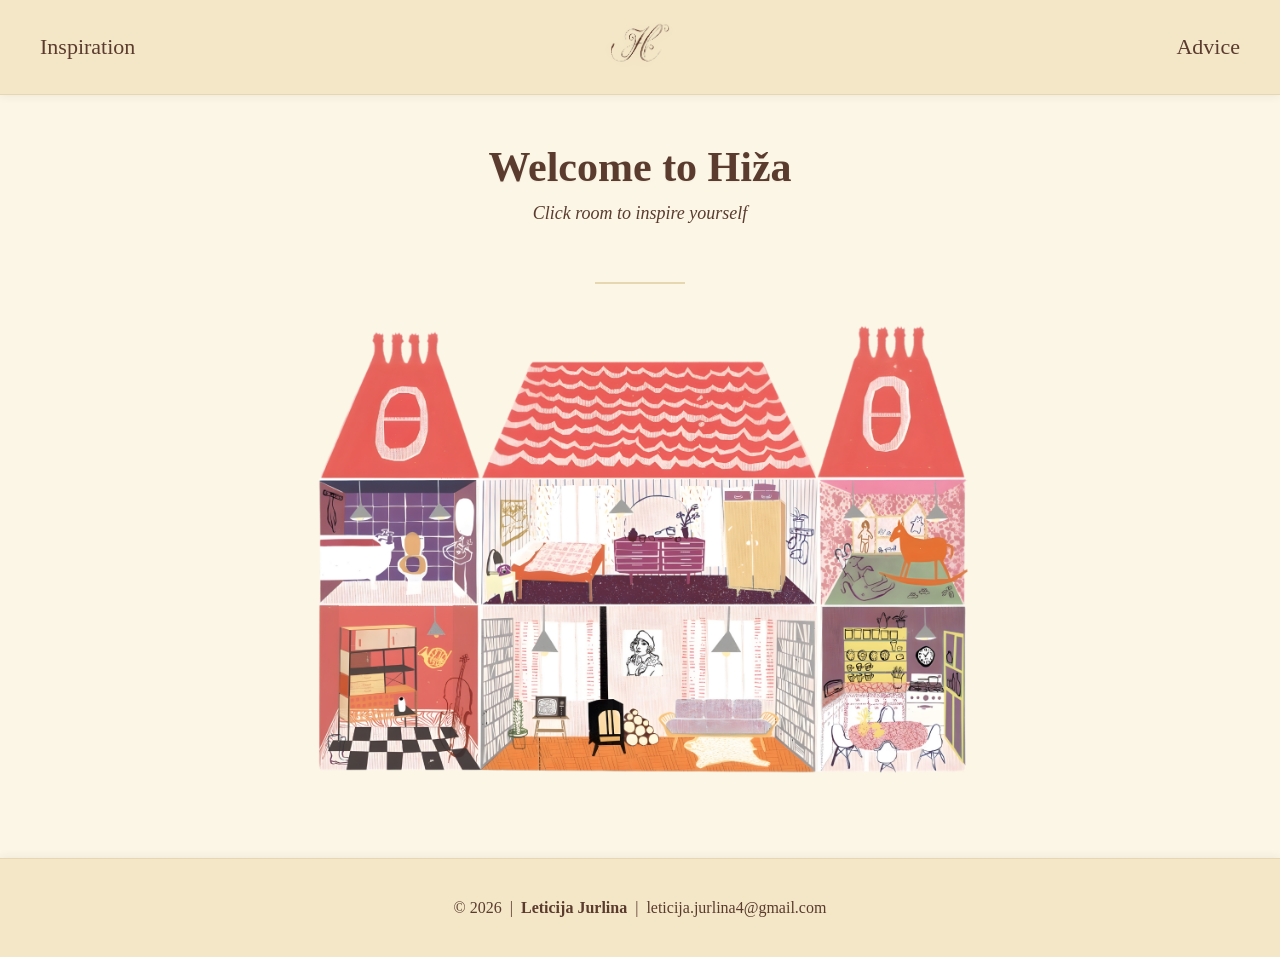
<file: pages/index.html>
<!DOCTYPE html>
<html lang="en">
  <head>
    <meta charset="UTF-8" />
    <meta name="viewport" content="width=device-width, initial-scale=1.0" />
    <title>Hiža</title>
    <link rel="stylesheet" href="../styles.css" />
  </head>
  
  <body>
    <header class="site-header">
      <nav class="nav">
        <div class="nav-left">
          <div class="nav-drop">
            <span class="nav-label">Inspiration</span>
            <ul class="submenu">
              <li><a href="bathroom.html">Bathroom</a></li>
              <li><a href="kitchen.html">Kitchen</a></li>
              <li><a href="livingroom.html">Living Room</a></li>
              <li><a href="bedroom.html">Bedroom</a></li>
              <li><a href="hallway.html">Hallway</a></li>
            </ul>
          </div>
        </div>
    
        <a href="index.html" class="active">
          <img src="../images/Hiža-logo.png" alt="Hiža Logo" class="nav-logo-img">
        </a>
    
        <div class="nav-right">
          <a href="advice.html">Advice</a>
        </div>
      </nav>
    </header>

    <main>
      <h1>Welcome to Hiža</h1>
      <p>Click room to inspire yourself</p>

      <div class="section-divider"></div>

      <section>
          <!-- Image Map Generated by http://www.image-map.net/ -->
          <img src="../images/housemap.png" usemap="#image-map" alt="House map"  class="house-map">
          <map name="image-map">
              <area alt="Bedroom" href="bedroom.html" title="Bedroom" coords="268,172,800,309" shape="rect">
              <area alt="Bathroom" href="bathroom.html" title="Bathroom" coords="88,172,260,307" shape="rect">
              <area alt="Hallway" href="hallway.html" title="Hallway" coords="89,311,264,489" shape="rect">
              <area alt="Living room" href="livingroom.html" title="Living Room" coords="268,312,634,495" shape="rect">
              <area alt="Kitchen" href="kitchen.html" title="Kitchen" coords="645,314,800,489" shape="rect">
        </map>
      </section>
    </main>

    <footer>
      <p>
        © 2026 &nbsp;|&nbsp; 
        <strong>Leticija Jurlina</strong>
        &nbsp;|&nbsp; <a href="mailto:leticija.jurlina4@gmail.com">leticija.jurlina4@gmail.com</a>
      </p>
    </footer>
    
  </body>
</html>
</file>
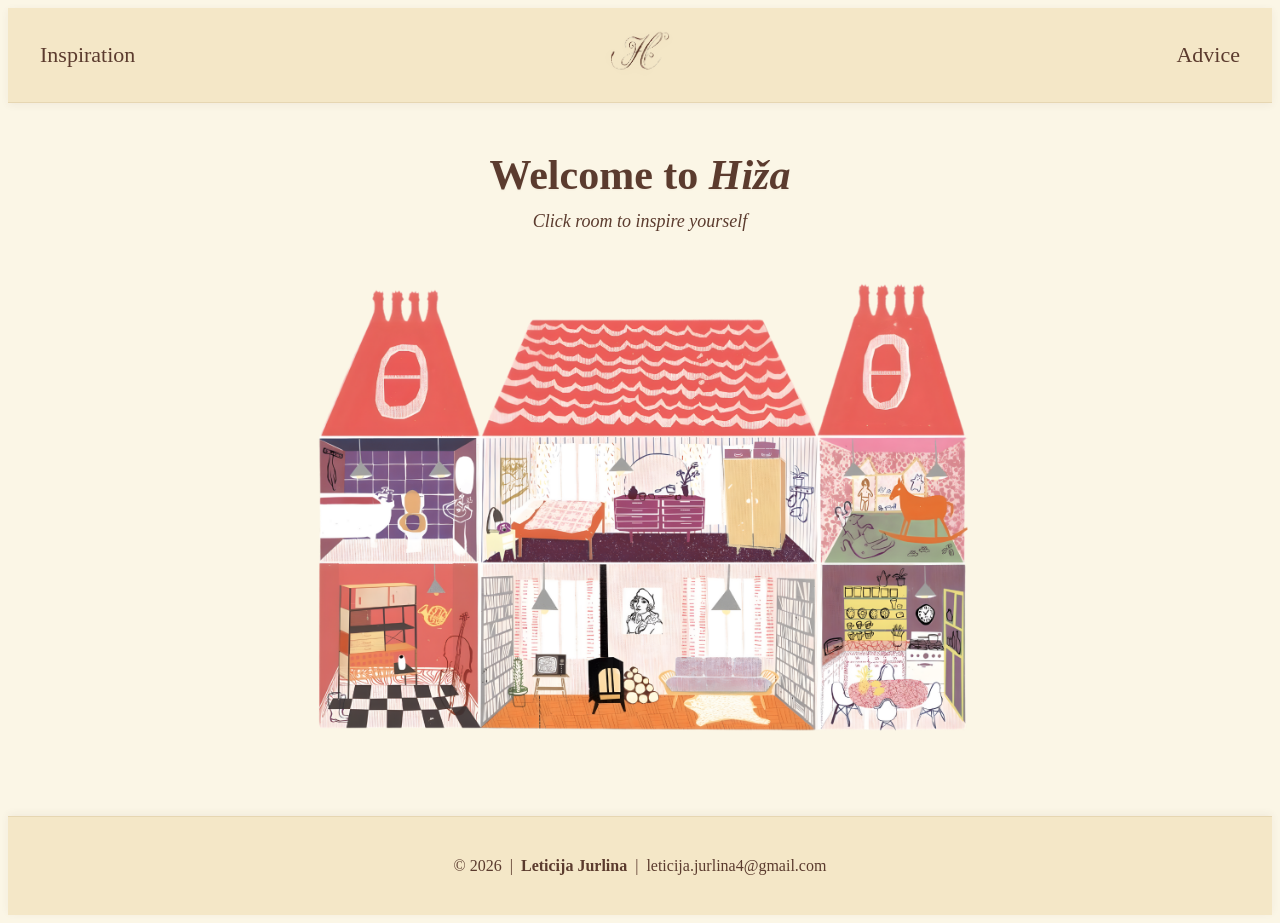
<file: Hiža/pages/index.html>
<!DOCTYPE html>
<html lang="en">
  <head>
    <meta charset="UTF-8" />
    <meta name="viewport" content="width=device-width, initial-scale=1.0" />
    <title>Hiža</title>
    <link rel="stylesheet" href="../styles.css" />
  </head>
  
  <body>
    <header class="site-header">
      <nav class="nav">
        <div class="nav-left">
          <div class="nav-drop">
            <span class="nav-label">Inspiration</span>
            <ul class="submenu">
              <li><a href="bathroom.html">Bathroom</a></li>
              <li><a href="kitchen.html">Kitchen</a></li>
              <li><a href="livingroom.html">Living Room</a></li>
              <li><a href="bedroom.html">Bedroom</a></li>
              <li><a href="hallway.html">Hallway</a></li>
            </ul>
          </div>
        </div>
    
        <a href="index.html" class="active">
          <img src="../images/Hiža-logo.png" alt="Hiža Logo" class="nav-logo-img">
        </a>
    
        <div class="nav-right">
          <a href="advice.html">Advice</a>
        </div>
      </nav>
    </header>

    <main>
      <h1>Welcome to <em>Hiža</em></h1>
      <p>Click room to inspire yourself</p>

      <section>
          <!-- Image Map Generated by http://www.image-map.net/ -->
          <img src="../images/housemap.png" usemap="#image-map" alt="House map"  class="house-map">
          <map name="image-map">
              <area alt="Bedroom" href="bedroom.html" title="Bedroom" coords="268,172,800,309" shape="rect">
              <area alt="Bathroom" href="bathroom.html" title="Bathroom" coords="88,172,260,307" shape="rect">
              <area alt="Hallway" href="hallway.html" title="Hallway" coords="89,311,264,489" shape="rect">
              <area alt="Living room" href="livingroom.html" title="Living Room" coords="268,312,634,495" shape="rect">
              <area alt="Kitchen" href="kitchen.html" title="Kitchen" coords="645,314,800,489" shape="rect">
        </map>
      </section>

    </main>
    <footer>
      <p>
        © 2026 &nbsp;|&nbsp; 
        <strong>Leticija Jurlina</strong>
        &nbsp;|&nbsp; <a href="mailto:leticija.jurlina4@gmail.com">leticija.jurlina4@gmail.com</a>
      </p>
    </footer>
  </body>
</html>
</file>
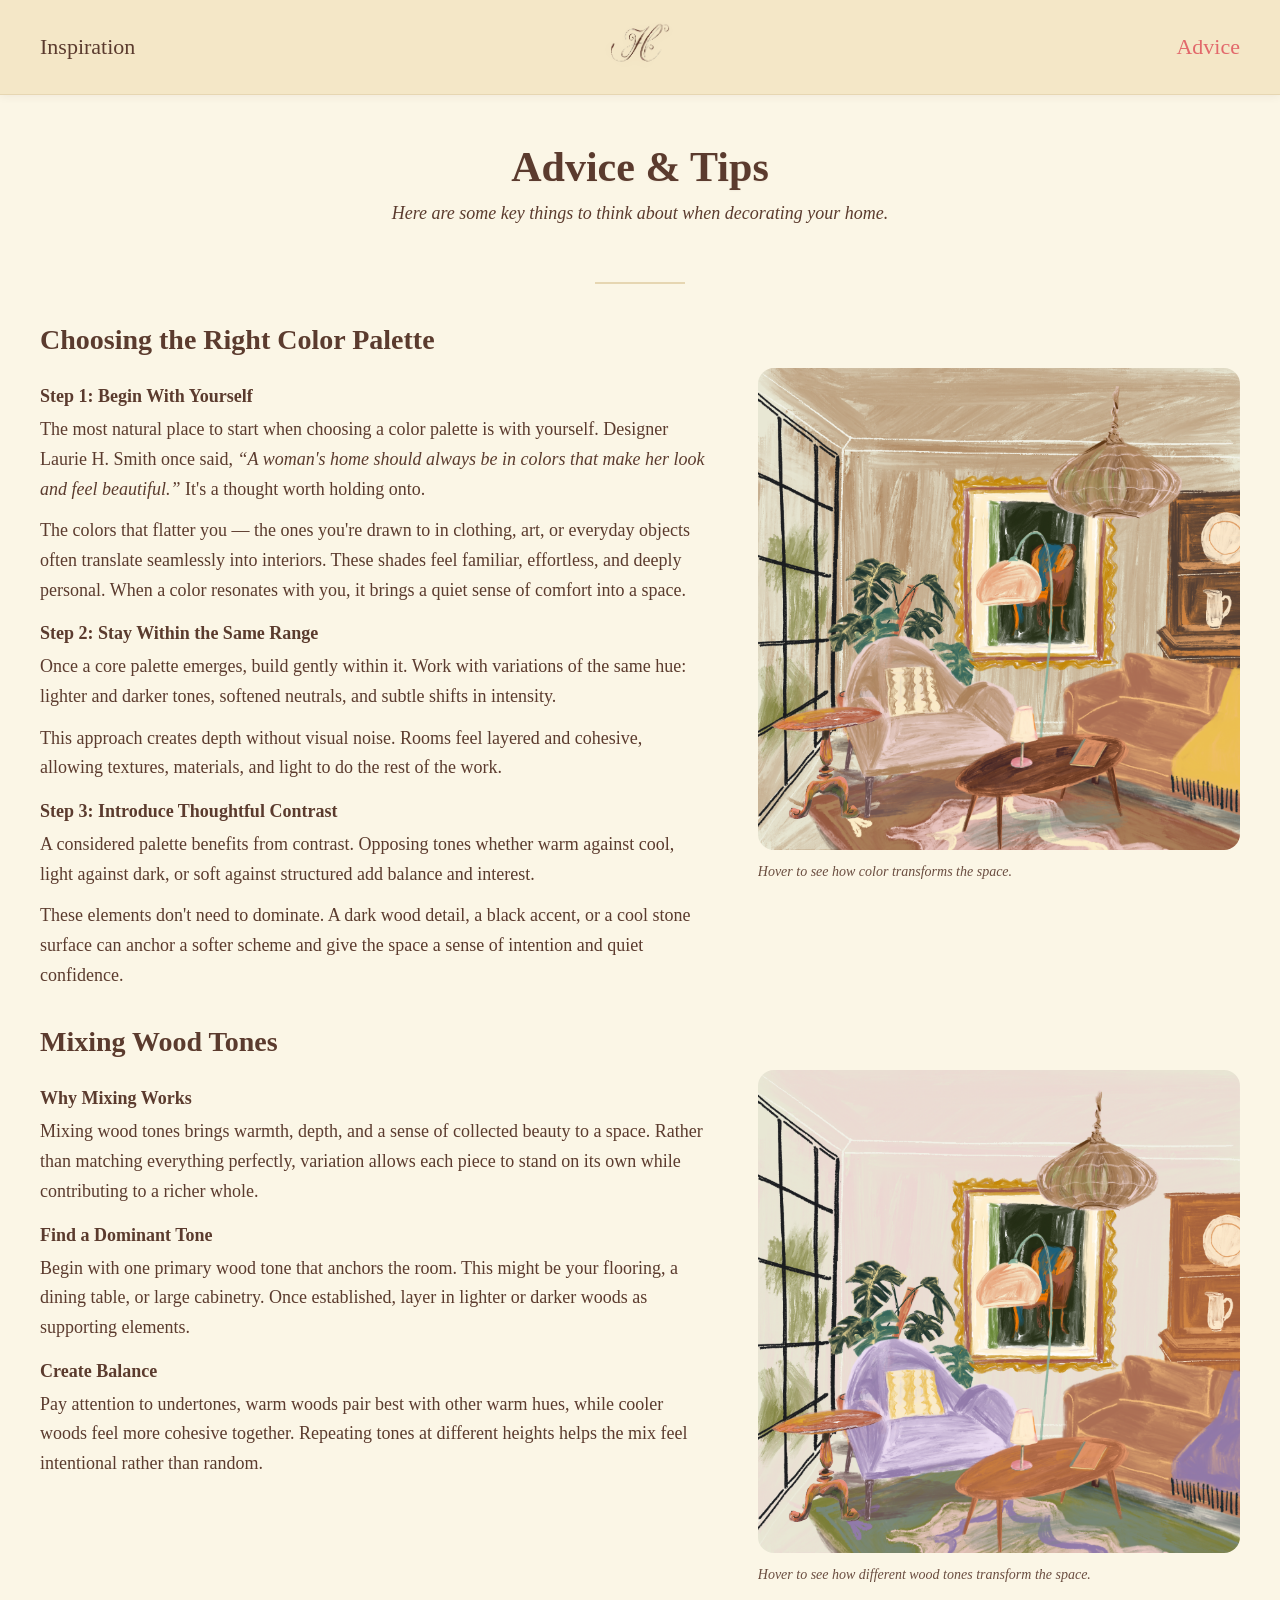
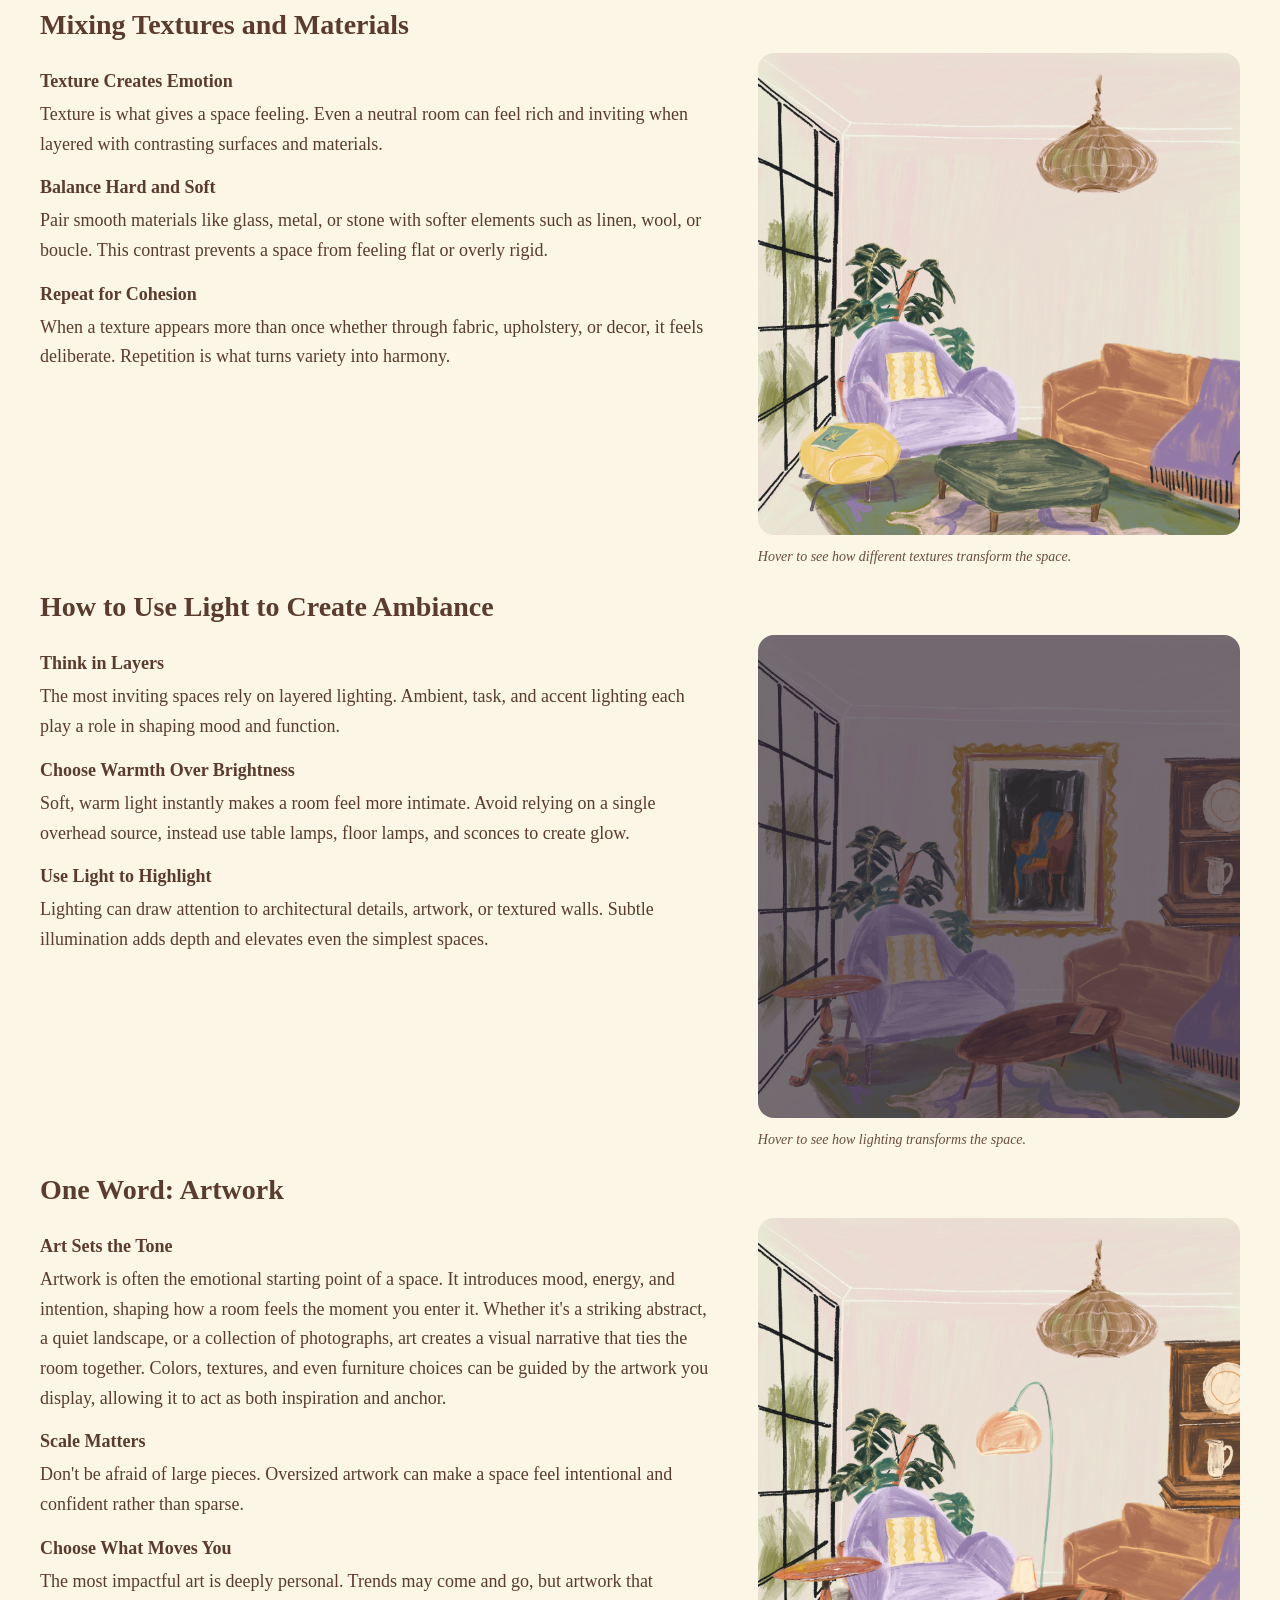
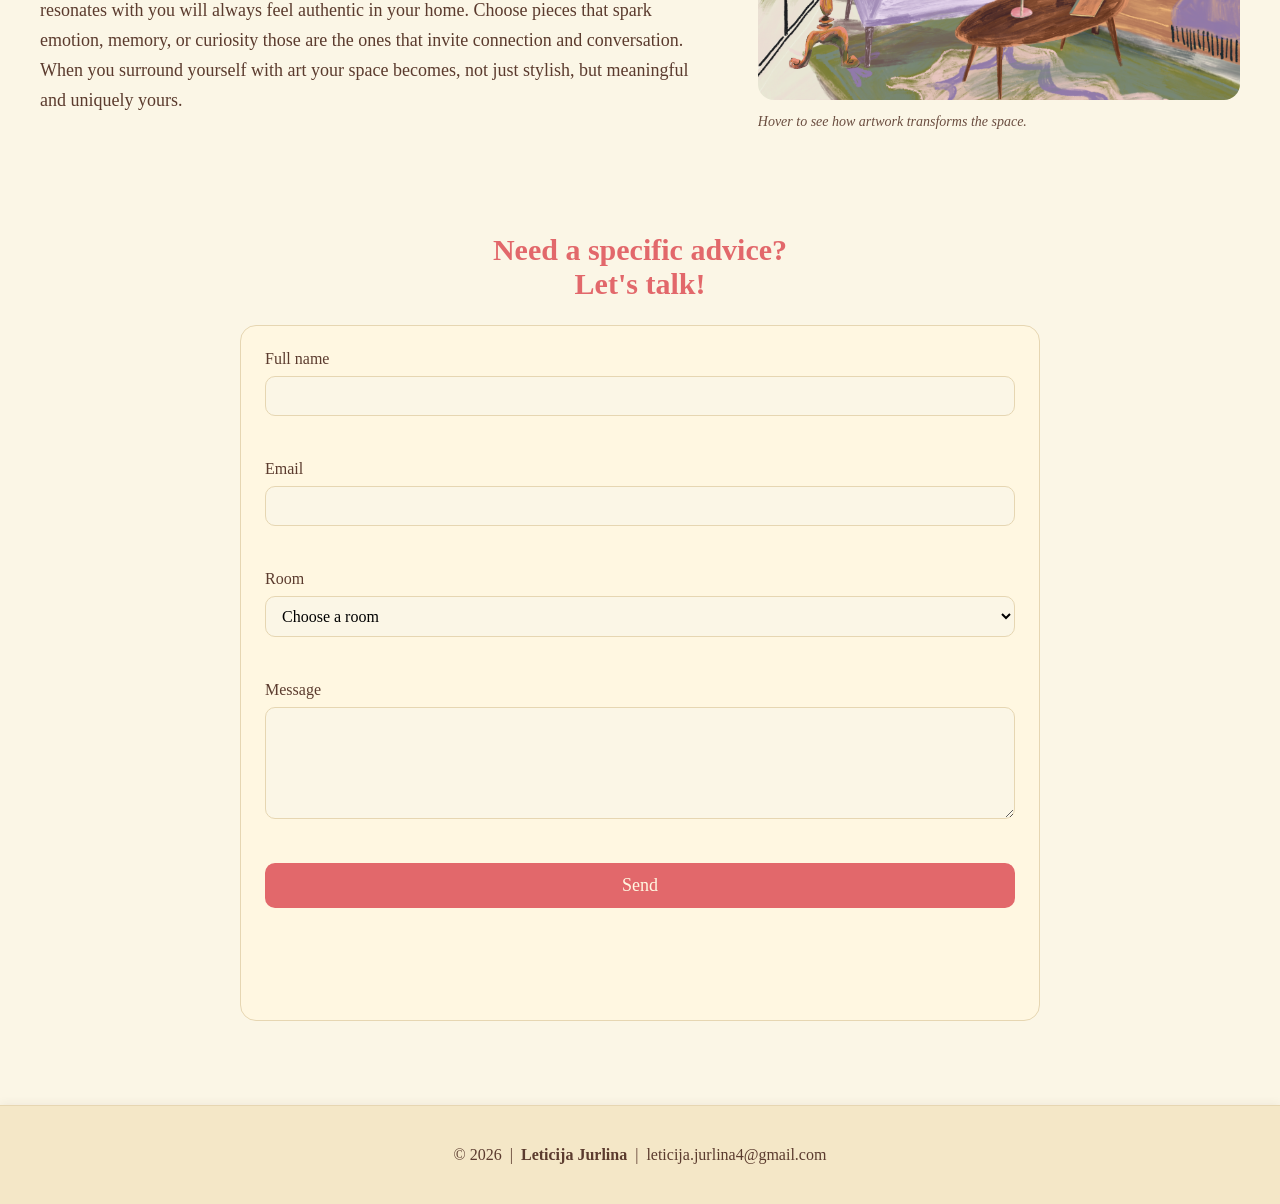
<file: pages/advice.html>
<!DOCTYPE html>
<html lang="en">
  <head>
    <meta charset="UTF-8" />
    <meta name="viewport" content="width=device-width, initial-scale=1.0" />
    <title>Hiža | Advice</title>
    <link rel="stylesheet" href="../styles.css" />
  </head>

  <body>
    <header class="site-header">
      <nav class="nav">
        <div class="nav-left">
          <div class="nav-drop">
            <span class="nav-label">Inspiration</span>
            <ul class="submenu">
              <li><a href="bathroom.html">Bathroom</a></li>
              <li><a href="kitchen.html">Kitchen</a></li>
              <li><a href="livingroom.html">Living Room</a></li>
              <li><a href="bedroom.html">Bedroom</a></li>
              <li><a href="hallway.html">Hallway</a></li>
            </ul>
          </div>
        </div>
    
        <a href="index.html">
          <img src="../images/Hiža-logo.png" alt="Hiža Logo" class="nav-logo-img">
        </a>
    
        <div class="nav-right">
          <a href="advice.html" class="active">Advice</a>
        </div>
      </nav>
    </header>

    <main>
      <h1>Advice & Tips</h1>
      <p>Here are some key things to think about when decorating your home.</p>

      <div class="section-divider"></div>

      <section class="advice-articles">
        <article class="advice-article" id="color-palette">
          <h2>Choosing the Right Color Palette</h2>

          <div class="feature-grid">
            <div class="feature-text">
              <h3>Step 1: Begin With Yourself</h3>
              <p>
                The most natural place to start when choosing a color palette is
                with yourself. Designer Laurie H. Smith once said,
                <em>
                  “A woman's home should always be in colors that make her look
                  and feel beautiful.”
                </em>
                It's a thought worth holding onto.
              </p>
              <p>
                The colors that flatter you — the ones you're drawn to in
                clothing, art, or everyday objects often translate seamlessly
                into interiors. These shades feel familiar, effortless, and
                deeply personal. When a color resonates with you, it brings a
                quiet sense of comfort into a space.
              </p>

              <h3>Step 2: Stay Within the Same Range</h3>
              <p>
                Once a core palette emerges, build gently within it. Work with
                variations of the same hue: lighter and darker tones, softened
                neutrals, and subtle shifts in intensity.
              </p>
              <p>
                This approach creates depth without visual noise. Rooms feel
                layered and cohesive, allowing textures, materials, and light to
                do the rest of the work.
              </p>

              <h3>Step 3: Introduce Thoughtful Contrast</h3>
              <p>
                A considered palette benefits from contrast. Opposing tones
                whether warm against cool, light against dark, or soft against
                structured add balance and interest.
              </p>
              <p>
                These elements don't need to dominate. A dark wood detail, a
                black accent, or a cool stone surface can anchor a softer scheme
                and give the space a sense of intention and quiet confidence.
              </p>

            </div>

             <figure class="feature-media hover-image">
              <img
                src="../images/advice/no_color.png"
                alt="Room styled with artwork"
                class="image-base"
              />
              <img
                src="../images/advice/main.png"
                alt="Same room without artwork"
                class="image-hover"
              />
              <figcaption>
                Hover to see how color transforms the space.
              </figcaption>
            </figure>
          </div>
        </article>

        <article class="advice-article" id="mixing-wood-tones">
          <h2>Mixing Wood Tones</h2>
          <div class="feature-grid">
            <div class="feature-text">
              <h3>Why Mixing Works</h3>
              <p>
                Mixing wood tones brings warmth, depth, and a sense of collected beauty
                to a space. Rather than matching everything perfectly, variation allows
                each piece to stand on its own while contributing to a richer whole.
              </p>

              <h3>Find a Dominant Tone</h3>
              <p>
                Begin with one primary wood tone that anchors the room. This might be
                your flooring, a dining table, or large cabinetry. Once established,
                layer in lighter or darker woods as supporting elements.
              </p>

              <h3>Create Balance</h3>
              <p>
                Pay attention to undertones, warm woods pair best with other warm hues,
                while cooler woods feel more cohesive together. Repeating tones at
                different heights helps the mix feel intentional rather than random.
              </p>
            </div>

             <figure class="feature-media hover-image">
              <img
                src="../images/advice/same_wood.png"
                alt="Room styled with artwork"
                class="image-base"
              />
              <img
                src="../images/advice/main.png"
                alt="Same room without artwork"
                class="image-hover"
              />
              <figcaption>
                Hover to see how different wood tones transform the space.
              </figcaption>
            </figure>
          </div>
        </article>
        
        <article class="advice-article" id="mixing-textures">
          <h2>Mixing Textures and Materials</h2>
          <div class="feature-grid">
            <div class="feature-text">
              <h3>Texture Creates Emotion</h3>
              <p>
                Texture is what gives a space feeling. Even a neutral room can feel rich
                and inviting when layered with contrasting surfaces and materials.
              </p>

              <h3>Balance Hard and Soft</h3>
              <p>
                Pair smooth materials like glass, metal, or stone with softer elements
                such as linen, wool, or boucle. This contrast prevents a space from
                feeling flat or overly rigid.
              </p>

              <h3>Repeat for Cohesion</h3>
              <p>
                When a texture appears more than once whether through fabric,
                upholstery, or decor, it feels deliberate. Repetition is what turns
                variety into harmony.
              </p>
            </div>

             <figure class="feature-media hover-image">
              <img
                src="../images/advice/same-material.png"
                alt="Room styled with artwork"
                class="image-base"
              />
              <img
                src="../images/advice/main.png"
                alt="Same room without artwork"
                class="image-hover"
              />
              <figcaption>
                Hover to see how different textures transform the space.
              </figcaption>
            </figure>
          </div>
        </article>

        <article class="advice-article" id="using-light">
          <h2>How to Use Light to Create Ambiance</h2>

          <div class="feature-grid">
            <div class="feature-text">
              <h3>Think in Layers</h3>
              <p>
                The most inviting spaces rely on layered lighting. Ambient, task, and
                accent lighting each play a role in shaping mood and function.
              </p>

              <h3>Choose Warmth Over Brightness</h3>
              <p>
                Soft, warm light instantly makes a room feel more intimate. Avoid relying
                on a single overhead source, instead use table lamps, floor lamps, and
                sconces to create glow.
              </p>

              <h3>Use Light to Highlight</h3>
              <p>
                Lighting can draw attention to architectural details, artwork, or
                textured walls. Subtle illumination adds depth and elevates even the
                simplest spaces.
              </p>
            </div>

             <figure class="feature-media hover-image">
              <img
                src="../images/advice/no_light.png"
                alt="Room styled with artwork"
                class="image-base"
              />
              <img
                src="../images/advice/light.png"
                alt="Same room without artwork"
                class="image-hover"
              />
              <figcaption>
                Hover to see how lighting transforms the space.
              </figcaption>
            </figure>
          </div>
        </article>

        <article class="advice-article" id="artwork">
          <h2>One Word: Artwork</h2>

          <div class="feature-grid">
            <div class="feature-text">
              <h3>Art Sets the Tone</h3>
              <p>
                Artwork is often the emotional starting point of a space.
                It introduces mood, energy, and intention, shaping how a room feels the moment you enter it.
                Whether it's a striking abstract, a quiet landscape, or a collection of photographs,
                art creates a visual narrative that ties the room together. Colors, textures, and even
                furniture choices can be guided by the artwork you display, allowing it to act as both inspiration and anchor.
              </p>

              <h3>Scale Matters</h3>
              <p>
                Don't be afraid of large pieces. Oversized artwork can make a space feel
                intentional and confident rather than sparse.
              </p>

              <h3>Choose What Moves You</h3>
              <p>
                The most impactful art is deeply personal. Trends may come and go, but artwork that resonates
                with you will always feel authentic in your home. Choose pieces that spark emotion, memory,
                or curiosity those are the ones that invite connection and conversation. When you surround 
                yourself with art your space becomes, not just stylish, but meaningful and uniquely yours.
              </p>
            </div>

            <figure class="feature-media hover-image">
              <img
                src="../images/advice/without_art.png"
                alt="Room styled with artwork"
                class="image-base"
              />
              <img
                src="../images/advice/main.png"
                alt="Same room without artwork"
                class="image-hover"
              />
              <figcaption>
                Hover to see how artwork transforms the space.
              </figcaption>
            </figure>
          </div>
        </article>
      </section>

      <section class="contact-section" id="contact">
        <h2>Need a specific advice?<br> Let's talk!</h2>

        <form class="contact-form" id="contact-form" novalidate>
          <div class="form-row">
            <label for="name">Full name</label>
            <input type="text" id="name" name="name" required />
            <span class="form-error" id="name-error" aria-live="polite"></span>
          </div>

          <div class="form-row">
            <label for="email">Email</label>
            <input type="email" id="email" name="email" required />
            <span class="form-error" id="email-error" aria-live="polite"></span>
          </div>

          <div class="form-row">
            <label for="room">Room</label>
            <select id="room" name="room" required>
              <option value="">Choose a room</option>
              <option value="bedroom">Bedroom</option>
              <option value="kitchen">Kitchen</option>
              <option value="livingroom">Living room</option>
              <option value="bathroom">Bathroom</option>
              <option value="hallway">Hallway</option>
            </select>
            <span class="form-error" id="room-error" aria-live="polite"></span>
          </div>

          <div class="form-row">
            <label for="message">Message</label>
            <textarea id="message" name="message" rows="5" required></textarea>
            <span class="form-error" id="message-error" aria-live="polite"></span>
          </div>

          <button type="submit" class="form-submit">Send</button>
          <p class="form-success" id="form-success" aria-live="polite"></p>
        </form>
      </section>

    </main>

    <footer>
      <p>
        © 2026 &nbsp;|&nbsp; 
        <strong>Leticija Jurlina</strong>
        &nbsp;|&nbsp; <a href="mailto:leticija.jurlina4@gmail.com">leticija.jurlina4@gmail.com</a>
      </p>
    </footer>

    <script src="../contact.js"></script>

  </body>
</html>
</file>
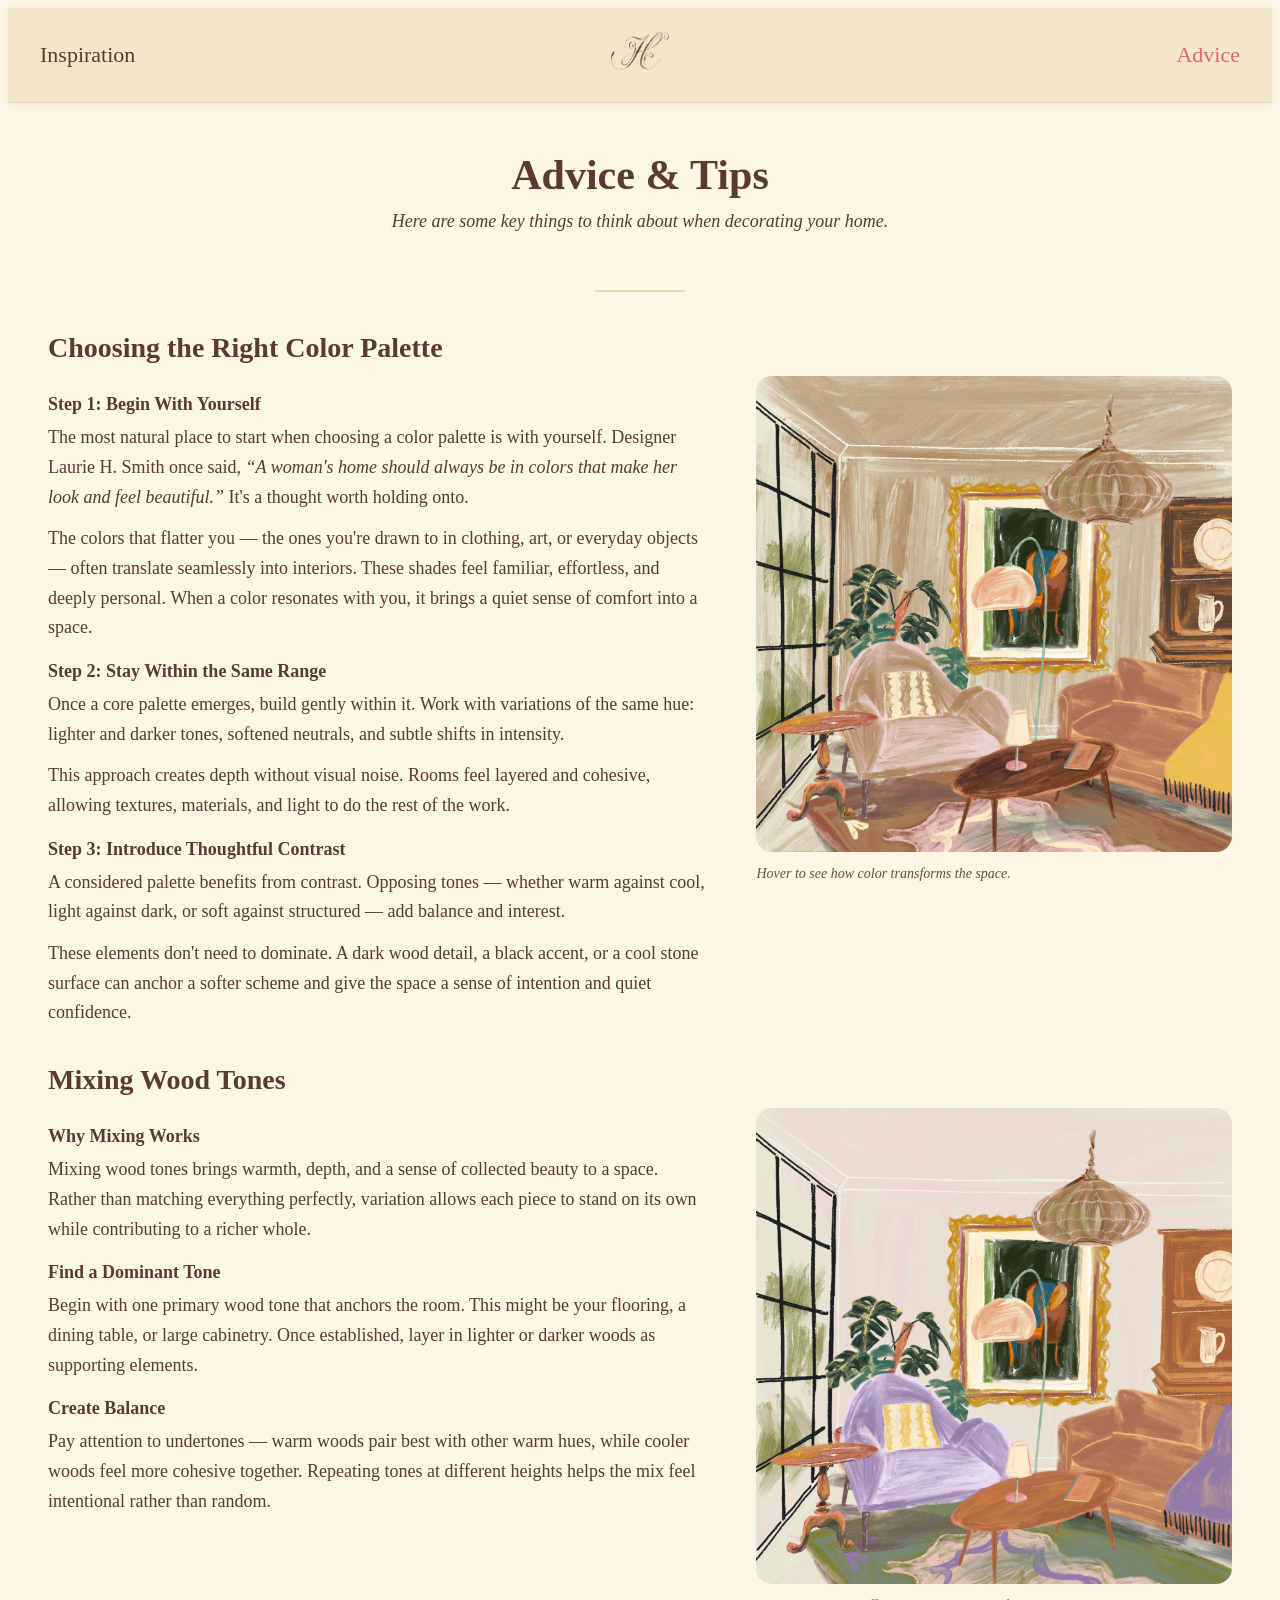
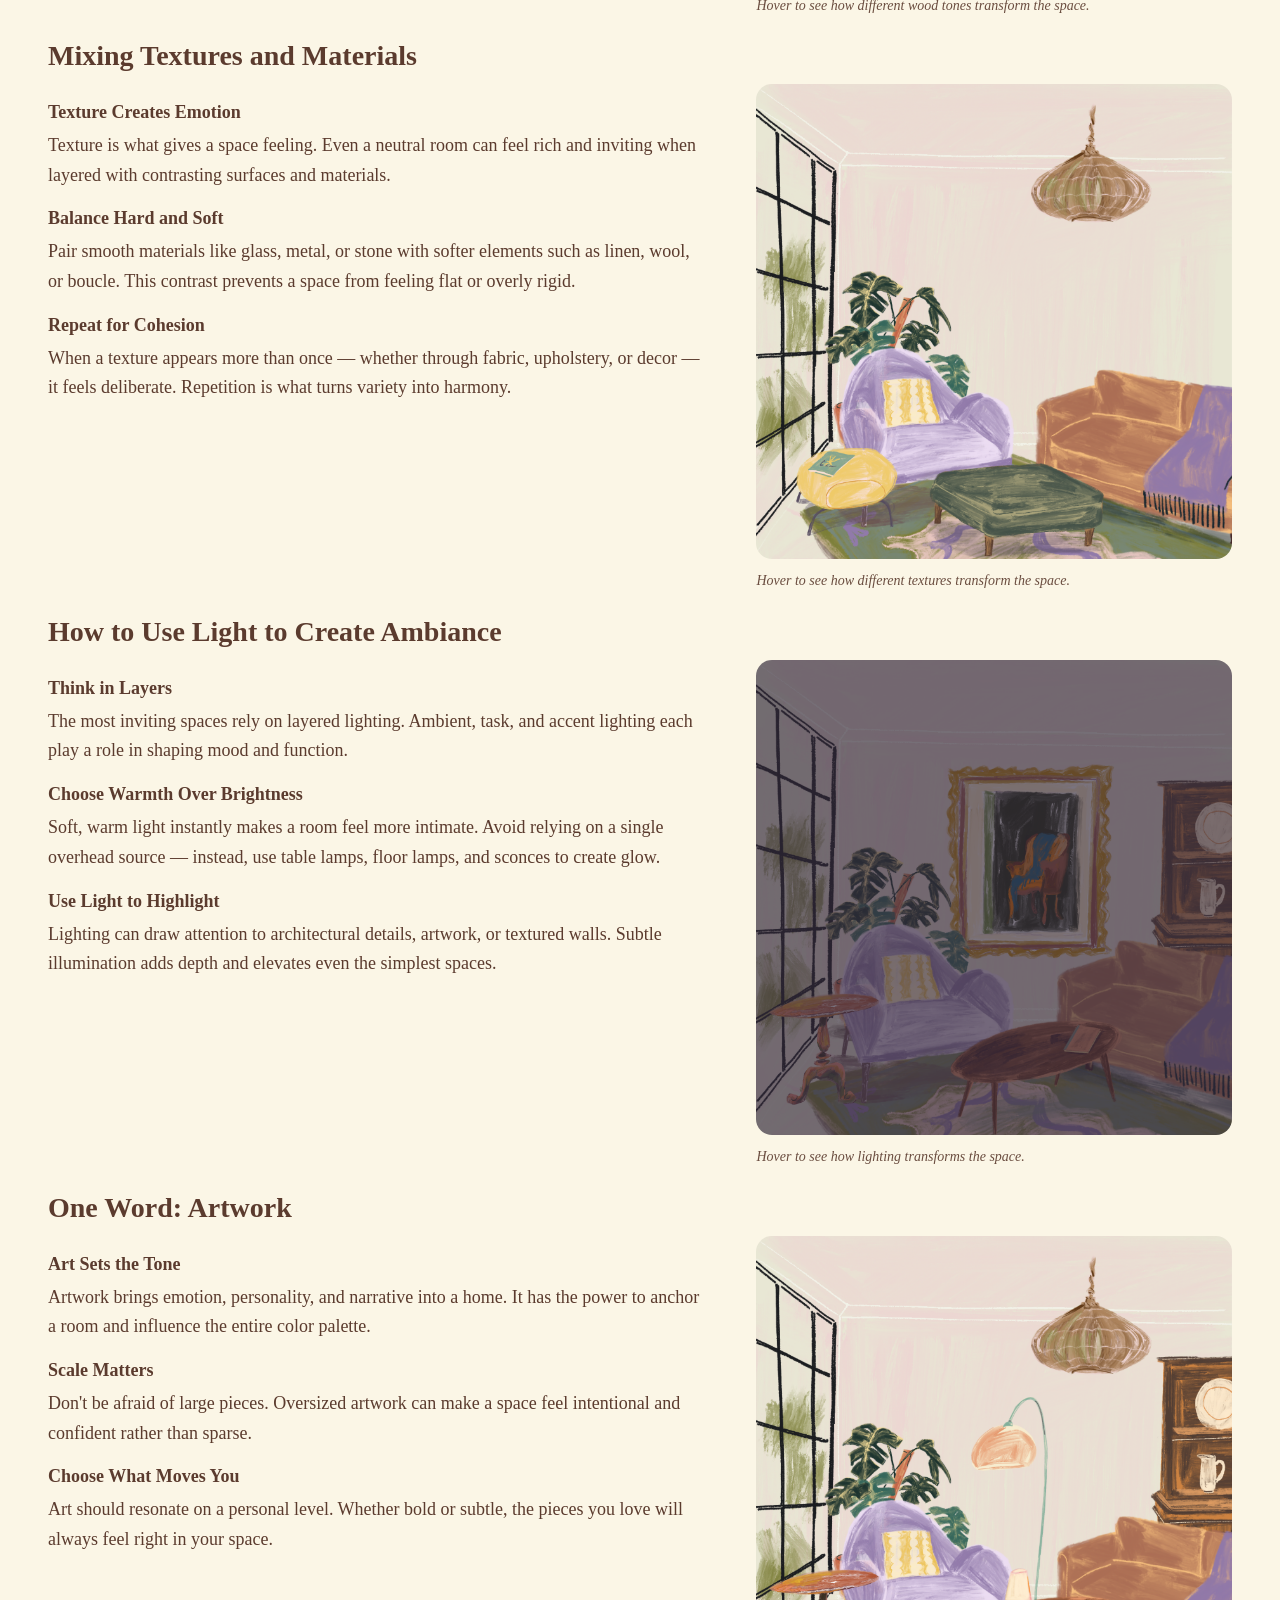
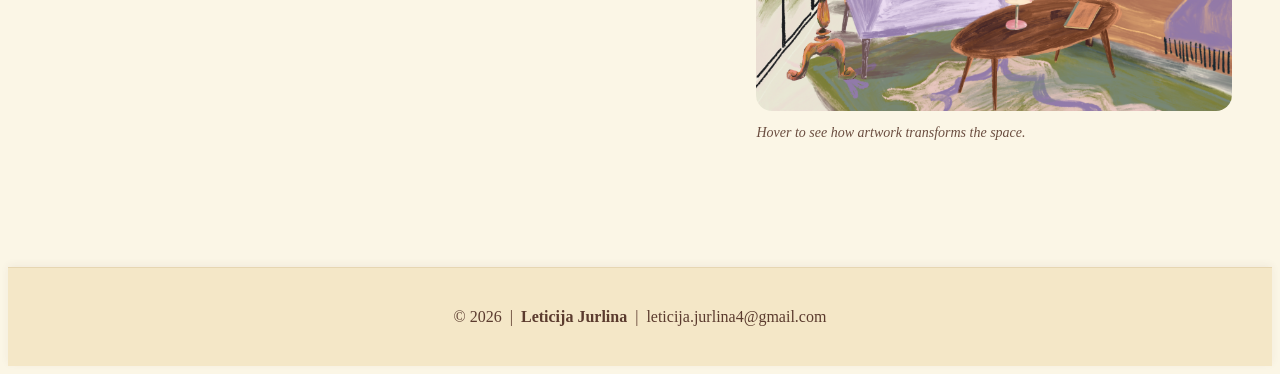
<file: Hiža/pages/advice.html>
<!DOCTYPE html>
<html lang="en">
  <head>
    <meta charset="UTF-8" />
    <meta name="viewport" content="width=device-width, initial-scale=1.0" />
    <title>Hiža | Advice</title>
    <link rel="stylesheet" href="../styles.css" />
  </head>

  <body>
    <header class="site-header">
      <nav class="nav">
        <div class="nav-left">
          <div class="nav-drop">
            <span class="nav-label">Inspiration</span>
            <ul class="submenu">
              <li><a href="bathroom.html">Bathroom</a></li>
              <li><a href="kitchen.html">Kitchen</a></li>
              <li><a href="livingroom.html">Living Room</a></li>
              <li><a href="bedroom.html">Bedroom</a></li>
              <li><a href="hallway.html">Hallway</a></li>
            </ul>
          </div>
        </div>
    
        <a href="index.html">
          <img src="../images/Hiža-logo.png" alt="Hiža Logo" class="nav-logo-img">
        </a>
    
        <div class="nav-right">
          <a href="advice.html" class="active">Advice</a>
        </div>
      </nav>
    </header>

    <main>
      <h1>Advice & Tips</h1>
      <p>Here are some key things to think about when decorating your home.</p>

      <div class="section-divider"></div>

      <section class="advice-articles">
        <article class="advice-article" id="color-palette">
          <h2>Choosing the Right Color Palette</h2>

          <div class="feature-grid">
            <div class="feature-text">
              <h3>Step 1: Begin With Yourself</h3>
              <p>
                The most natural place to start when choosing a color palette is
                with yourself. Designer Laurie H. Smith once said,
                <em>
                  “A woman's home should always be in colors that make her look
                  and feel beautiful.”
                </em>
                It's a thought worth holding onto.
              </p>
              <p>
                The colors that flatter you — the ones you're drawn to in
                clothing, art, or everyday objects — often translate seamlessly
                into interiors. These shades feel familiar, effortless, and
                deeply personal. When a color resonates with you, it brings a
                quiet sense of comfort into a space.
              </p>

              <h3>Step 2: Stay Within the Same Range</h3>
              <p>
                Once a core palette emerges, build gently within it. Work with
                variations of the same hue: lighter and darker tones, softened
                neutrals, and subtle shifts in intensity.
              </p>
              <p>
                This approach creates depth without visual noise. Rooms feel
                layered and cohesive, allowing textures, materials, and light to
                do the rest of the work.
              </p>

              <h3>Step 3: Introduce Thoughtful Contrast</h3>
              <p>
                A considered palette benefits from contrast. Opposing tones —
                whether warm against cool, light against dark, or soft against
                structured — add balance and interest.
              </p>
              <p>
                These elements don't need to dominate. A dark wood detail, a
                black accent, or a cool stone surface can anchor a softer scheme
                and give the space a sense of intention and quiet confidence.
              </p>

            </div>

             <figure class="feature-media hover-image">
              <img
                src="../images/advice/no_color.png"
                alt="Room styled with artwork"
                class="image-base"
              />
              <img
                src="../images/advice/main.png"
                alt="Same room without artwork"
                class="image-hover"
              />
              <figcaption>
                Hover to see how color transforms the space.
              </figcaption>
            </figure>
          </div>
        </article>

        <article class="advice-article" id="mixing-wood-tones">
          <h2>Mixing Wood Tones</h2>
          <div class="feature-grid">
            <div class="feature-text">
              <h3>Why Mixing Works</h3>
              <p>
                Mixing wood tones brings warmth, depth, and a sense of collected beauty
                to a space. Rather than matching everything perfectly, variation allows
                each piece to stand on its own while contributing to a richer whole.
              </p>

              <h3>Find a Dominant Tone</h3>
              <p>
                Begin with one primary wood tone that anchors the room. This might be
                your flooring, a dining table, or large cabinetry. Once established,
                layer in lighter or darker woods as supporting elements.
              </p>

              <h3>Create Balance</h3>
              <p>
                Pay attention to undertones — warm woods pair best with other warm hues,
                while cooler woods feel more cohesive together. Repeating tones at
                different heights helps the mix feel intentional rather than random.
              </p>
            </div>

             <figure class="feature-media hover-image">
              <img
                src="../images/advice/same_wood.png"
                alt="Room styled with artwork"
                class="image-base"
              />
              <img
                src="../images/advice/main.png"
                alt="Same room without artwork"
                class="image-hover"
              />
              <figcaption>
                Hover to see how different wood tones transform the space.
              </figcaption>
            </figure>
          </div>
        </article>
        
        <article class="advice-article" id="mixing-textures">
          <h2>Mixing Textures and Materials</h2>
          <div class="feature-grid">
            <div class="feature-text">
              <h3>Texture Creates Emotion</h3>
              <p>
                Texture is what gives a space feeling. Even a neutral room can feel rich
                and inviting when layered with contrasting surfaces and materials.
              </p>

              <h3>Balance Hard and Soft</h3>
              <p>
                Pair smooth materials like glass, metal, or stone with softer elements
                such as linen, wool, or boucle. This contrast prevents a space from
                feeling flat or overly rigid.
              </p>

              <h3>Repeat for Cohesion</h3>
              <p>
                When a texture appears more than once — whether through fabric,
                upholstery, or decor — it feels deliberate. Repetition is what turns
                variety into harmony.
              </p>
            </div>

             <figure class="feature-media hover-image">
              <img
                src="../images/advice/same-material.png"
                alt="Room styled with artwork"
                class="image-base"
              />
              <img
                src="../images/advice/main.png"
                alt="Same room without artwork"
                class="image-hover"
              />
              <figcaption>
                Hover to see how different textures transform the space.
              </figcaption>
            </figure>
          </div>
        </article>

        <article class="advice-article" id="using-light">
          <h2>How to Use Light to Create Ambiance</h2>

          <div class="feature-grid">
            <div class="feature-text">
              <h3>Think in Layers</h3>
              <p>
                The most inviting spaces rely on layered lighting. Ambient, task, and
                accent lighting each play a role in shaping mood and function.
              </p>

              <h3>Choose Warmth Over Brightness</h3>
              <p>
                Soft, warm light instantly makes a room feel more intimate. Avoid relying
                on a single overhead source — instead, use table lamps, floor lamps, and
                sconces to create glow.
              </p>

              <h3>Use Light to Highlight</h3>
              <p>
                Lighting can draw attention to architectural details, artwork, or
                textured walls. Subtle illumination adds depth and elevates even the
                simplest spaces.
              </p>
            </div>

             <figure class="feature-media hover-image">
              <img
                src="../images/advice/no_light.png"
                alt="Room styled with artwork"
                class="image-base"
              />
              <img
                src="../images/advice/light.png"
                alt="Same room without artwork"
                class="image-hover"
              />
              <figcaption>
                Hover to see how lighting transforms the space.
              </figcaption>
            </figure>
          </div>
        </article>

        <article class="advice-article" id="artwork">
          <h2>One Word: Artwork</h2>

          <div class="feature-grid">
            <div class="feature-text">
              <h3>Art Sets the Tone</h3>
              <p>
                Artwork brings emotion, personality, and narrative into a home. It has
                the power to anchor a room and influence the entire color palette.
              </p>

              <h3>Scale Matters</h3>
              <p>
                Don't be afraid of large pieces. Oversized artwork can make a space feel
                intentional and confident rather than sparse.
              </p>

              <h3>Choose What Moves You</h3>
              <p>
                Art should resonate on a personal level. Whether bold or subtle, the
                pieces you love will always feel right in your space.
              </p>
            </div>

            <figure class="feature-media hover-image">
              <img
                src="../images/advice/without_art.png"
                alt="Room styled with artwork"
                class="image-base"
              />
              <img
                src="../images/advice/main.png"
                alt="Same room without artwork"
                class="image-hover"
              />
              <figcaption>
                Hover to see how artwork transforms the space.
              </figcaption>
            </figure>
          </div>
        </article>

      </section>
    </main>

    <footer>
      <p>
        © 2026 &nbsp;|&nbsp; 
        <strong>Leticija Jurlina</strong>
        &nbsp;|&nbsp; <a href="mailto:leticija.jurlina4@gmail.com">leticija.jurlina4@gmail.com</a>
      </p>
    </footer>

  </body>
</html>
</file>
<file: styles.css>
.site-header {
    background: #f4e7c7;
    border-bottom: 1px solid #e6d6b2;
    box-shadow: 0 2px 8px rgba(91, 59, 46, 0.06);
    padding: 0 18px;  
}

.nav {
    display: grid;
    grid-template-columns: 1fr auto 1fr;
    align-items: center;
    width: 100%;
    max-width: 1200px;
    margin: auto;
    padding: 14px 0;
    box-sizing: border-box;
}

.nav-left {
    justify-self: start;
}

.nav-right {
    justify-self: end;
}

.nav a,
.nav-label {
    color: #5b3b2e;
    font-family: MillerDisplay;
    text-decoration: none;
    font-size: 22px;
    padding: 0px;
    transition: color 0.3s, transform 0.2s;
}
.nav a:hover,
.nav-label:hover {
    color: #e2686b;
    transform: translateY(-1px);
}
.nav a.active {
    color: #e2686b;
}
/* ===== INSPO DROPDOWN MENU ===== */
.nav-drop {
    position: relative;
    margin-right: 0 px;
}
.nav-label {
    cursor: pointer;
    display: inline-block;
    padding: 18px 0;
}
.submenu {
    display: none;
    position: absolute;
    top: 100%;
    left: 0;
    margin: 0;
    padding: 18px 18px;
    background: #f4e7c7;
    border: 1px solid #e6d6b2;
    box-shadow: 0 8px 14px rgba(50, 18, 18, 0.12);
    min-width: 160px;
    border-radius: 8px;
}
.submenu li {
    list-style: none;
    margin-bottom: 12px;
}
.nav-drop:hover .submenu,
.nav-drop:focus-within .submenu {
    display: block;
}
.nav-logo-img {
    width: 60px;
    height: 60px;
    filter: drop-shadow(0 2px 4px rgba(91, 59, 46, 0.1));
    transition: transform 0.3s;
}
.nav-logo-img:hover {
    transform: scale(1.05);
}

/* ===== TEXT STYLES ===== */
main {
    max-width: 1400px;
    margin: 0 auto;
    padding: 20px 20px;
}

h1 {
    font-family: MillerDisplay;
    font-size: 42px;
    color: #5b3b2e;
    margin-bottom: 12px;
    text-align: center;
    text-shadow: 0 1px 2px rgba(91, 59, 46, 0.06);
}
p {
    font-family: MillerDisplay;
    font-size: 18px;
    font-style: italic;
    color: #5b3b2e;
    text-align: center;
    padding-bottom: 18px;
    max-width: 640px;
    margin: 0 auto 32px;

}


/* ===== HOUSE MAP ===== */
.house-map{
  max-width: 800px; 
  width: 100%;
  height: auto;
  display: block;
  margin: 0px auto;
  border-radius: 8px;

}

/* ===== MAIN STYLES ===== */
body {
    margin: 0;
    background-color: #fbf6e6; 
}

/* ===== FOOTER ===== */
footer {
    display: flex;
    justify-content: center;
    word-spacing: normal;
    background: #f4e7c7;
    border-top: 1px solid #e6d6b2;
    box-shadow: 0 -2px 8px rgba(91, 59, 46, 0.06);
    margin-top: 64px;
    padding: 32px 20px;
}

footer p {
    font-family: MillerDisplay;
    font-size: 16px;
    font-style: normal;
    color: #5b3b2e;
    padding: 0;
    margin: 8px 0;
    text-align: center;
}

footer a {
    color: #5b3b2e;
    text-decoration: none;
    transition: color 0.3s;
}

footer a:hover {
    color: #e2686b;
}

/* ===== GALLERY GRID ===== */
.gallery {
    column-count: 3;
    column-gap: 20px;
    margin: 60px;
}

.gallery img {
    width: 100%;
    display: block;
    margin: 0 0 20px;
    border-radius: 16px;
    break-inside: avoid;
}

/* ===== SECTION DIVIDER ===== */
.section-divider {
    width: 90px;
    height: 2px;
    background-color: #e6d6b2;
    margin: 40px auto;
}

/* ===== ADVICE ARTICLES ===== */
.advice-articles {
    max-width: 1200px;
    margin: 0 auto;
    padding: 0 20px 40px;
}

.advice-articles p {
    max-width: 1200px;
    margin: 0 auto 24px;
    font-size: 18px;
    color: #5b3b2e;
    font-style: normal;
    text-align: left;
    padding-bottom: 12px;
    
}

.advice-articles h2 {
    font-family: MillerDisplay;
    font-size: 28px;
    color: #5b3b2e;
    margin: 24px 0 12px;
    text-align: left;
}

/* ===== FEATURE ARTICLE ===== */
.feature-article {
    max-width: 1200px;
    margin: 0 auto;
    padding: 36px 18px 10px;
}

.feature-header h2 {
    font-family: MillerDisplay;
    font-size: 30px;
    color: #5b3b2e;
    text-align: left;
    margin: 0 0 18px;
}

.feature-grid {
    display: grid;
    grid-template-columns: 1.25fr 0.9fr;
    gap: 48px;
    align-items: start;
}

.feature-text h3 {
    font-family: MillerDisplay;
    font-size: 18px;
    color: #5b3b2e;
    margin: 18px 0 8px;
}

.feature-text p {
    font-family: MillerDisplay;
    text-align: left;       
    font-style: normal;     
    line-height: 1.65;
    padding-bottom: 0;
    margin: 0 0 12px;
}

.feature-media {
    margin: 0;
}

.feature-media img {
    width: 100%;
    display: block;
    border-radius: 16px;
  
}

.feature-media figcaption {
    margin-top: 12px;
    font-family: MillerDisplay;
    font-size: 14px;
    font-style: italic;
    color: #5b3b2e;
    opacity: 0.9;
    text-align: left;
    line-height: 1.45;
}

/* ===== LIGHTBOX ===== */
.lightbox {
    position: fixed;
    top: 0;
    left: 0;
    width: 100%;
    height: 100%;
    background: rgba(20, 12, 10, 0.75);
    display: none;
    align-items: center;
    justify-content: center;
    z-index: 9999;
}

.lightbox img {
    max-width: 80%;
    max-height: 80%;
    border-radius: 16px;
}

.lightbox button {
    position: absolute;
    background: #f4e7c7;
    border: none;
    color: #5b3b2e;
    font-size: 24px;
    padding: 12px 16px;
    border-radius: 8px;
    cursor: pointer;
}

.lb-close {
    top: 20px;
    right: 20px;
}

.lb-prev {
    left: 20px;

}

.lb-next {
    right: 20px;
}

/* ===== IMAGE HOVER EFFECT =====*/
.hover-image {
    position: relative;
    overflow: hidden;
}

.hover-image img {
    width: 100%;
    display: block;
    transition: opacity 0.6s ease-in-out;
}

.hover-image .image-hover {
    position: absolute;
    top: 0;
    left: 0;
    opacity: 0;
}

.hover-image:hover .image-hover {
    opacity: 1;
}

.hover-image:hover .image-base {
    opacity: 0;
}

/* ===== CONTACT FORM ===== */
.contact-section {
    max-width: 800px;
    margin: 60px auto 0;
    padding: 0 20px;
}

.contact-section h2 {
    font-family: MillerDisplay;
    font-size: 30px;
    color: #e2686b;
    text-align: center;
    margin-bottom: 8px;
}

.contact-form {
    margin-top: 24px;
    display: grid;
    gap: 18px;
    background: #fff7e1;
    border: 1px solid #e6d6b2;
    border-radius: 16px;
    padding: 24px;
}

.form-row {
    display: grid;
    gap: 8px;
}

.form-row label {
    font-family: MillerDisplay;
    font-size: 16px;
    color: #5b3b2e;
}

.form-row input,
.form-row textarea,
.form-row select {
    font-family: MillerDisplay;
    font-size: 16px;
    padding: 10px 12px;
    border-radius: 10px;
    border: 1px solid #e6d6b2;
    background: #fbf6e6;
}

.form-row input:focus,
.form-row textarea:focus,
.form-row select:focus {
    outline: 2px solid #e2686b;
    border-color: #e2686b;
}

.form-error {
    font-family: MillerDisplay;
    font-size: 14px;
    color: #c44a4d;
    min-height: 18px;
}

.form-success {
    font-family: MillerDisplay;
    font-size: 15px;
    min-height: 20px;
    text-align: center;
}

.form-submit {
    font-family: MillerDisplay;
    font-size: 18px;
    padding: 12px 18px;
    border: none;
    border-radius: 10px;
    background: #e2686b;
    color: #fff7e1;
    cursor: pointer;
    transition: transform 0.2s, box-shadow 0.2s;
}

.form-submit:hover {
    transform: translateY(-1px);
    box-shadow: 0 6px 16px rgba(226, 104, 107, 0.3);
}
</file>
<file: Hiža/styles.css>
.site-header {
    background: #f4e7c7;
    border-bottom: 1px solid #e6d6b2;
    box-shadow: 0 2px 8px rgba(91, 59, 46, 0.06);
    padding: 0 18px;  
}

.nav {
    display: grid;
    grid-template-columns: 1fr auto 1fr;
    align-items: center;
    width: 100%;
    max-width: 1200px;
    margin: auto;
    padding: 14px 0;
    box-sizing: border-box;
}

.nav-left {
    justify-self: start;
}

.nav-right {
    justify-self: end;
}

.nav a,
.nav-label {
    color: #5b3b2e;
    font-family: MillerDisplay;
    text-decoration: none;
    font-size: 22px;
    padding: 0px;
    transition: color 0.3s, transform 0.2s;
}
.nav a:hover,
.nav-label:hover {
    color: #e2686b;
    transform: translateY(-1px);
}
.nav a.active {
    color: #e2686b;
}
/* ===== INSPO DROPDOWN MENU ===== */
.nav-drop {
    position: relative;
    margin-right: 0 px;
}
.nav-label {
    cursor: pointer;
    display: inline-block;
    padding: 18px 0;
}
.submenu {
    display: none;
    position: absolute;
    top: 100%;
    left: 0;
    margin: 0;
    padding: 18px 18px;
    background: #f4e7c7;
    border: 1px solid #e6d6b2;
    box-shadow: 0 8px 14px rgba(50, 18, 18, 0.12);
    min-width: 160px;
    border-radius: 8px;
}
.submenu li {
    list-style: none;
    margin-bottom: 12px;
}
.nav-drop:hover .submenu,
.nav-drop:focus-within .submenu {
    display: block;
}
.nav-logo-img {
    width: 60px;
    height: 60px;
    filter: drop-shadow(0 2px 4px rgba(91, 59, 46, 0.1));
    transition: transform 0.3s;
}
.nav-logo-img:hover {
    transform: scale(1.05);
}

/* ===== TEXT STYLES ===== */
main {
    max-width: 1400px;
    margin: 0 auto;
    padding: 20px 20px;
}

h1 {
    font-family: MillerDisplay;
    font-size: 42px;
    color: #5b3b2e;
    margin-bottom: 12px;
    text-align: center;
    text-shadow: 0 1px 2px rgba(91, 59, 46, 0.06);
}
p {
    font-family: MillerDisplay;
    font-size: 18px;
    font-style: italic;
    color: #5b3b2e;
    text-align: center;
    padding-bottom: 18px;
    max-width: 640px;
    margin: 0 auto 32px;

}


/* ===== HOUSE MAP ===== */
.house-map{
  max-width: 800px; 
  width: 100%;
  height: auto;
  display: block;
  margin: 0px auto;
  border-radius: 8px;

}

/* ===== MAIN STYLES ===== */
body {
  background-color: #fbf6e6; 

}

/* ===== FOOTER ===== */
footer {
    display: flex;
    justify-content: center;
    word-spacing: normal;
    background: #f4e7c7;
    border-top: 1px solid #e6d6b2;
    box-shadow: 0 -2px 8px rgba(91, 59, 46, 0.06);
    margin-top: 64px;
    padding: 32px 20px;
}

footer p {
    font-family: MillerDisplay;
    font-size: 16px;
    font-style: normal;
    color: #5b3b2e;
    padding: 0;
    margin: 8px 0;
    text-align: center;
}

footer a {
    color: #5b3b2e;
    text-decoration: none;
    transition: color 0.3s;
}

footer a:hover {
    color: #e2686b;
}

/* ===== GALLERY GRID ===== */
.gallery {
    column-count: 3;
    column-gap: 20px;
    margin: 60px;
}

.gallery img {
    width: 100%;
    display: block;
    margin: 0 0 20px;
    border-radius: 16px;
    break-inside: avoid;
}

/* ===== SECTION DIVIDER ===== */
.section-divider {
    width: 90px;
    height: 2px;
    background-color: #e6d6b2;
    margin: 40px auto;
}

/* ===== ADVICE ARTICLES ===== */
.advice-articles {
    max-width: 1200px;
    margin: 0 auto;
    padding: 0 20px 40px;
}

.advice-articles p {
    max-width: 1200px;
    margin: 0 auto 24px;
    font-size: 18px;
    color: #5b3b2e;
    font-style: normal;
    text-align: left;
    padding-bottom: 12px;
    
}

.advice-articles h2 {
    font-family: MillerDisplay;
    font-size: 28px;
    color: #5b3b2e;
    margin: 24px 0 12px;
    text-align: left;
}

/* ===== FEATURE ARTICLE ===== */
.feature-article {
    max-width: 1200px;
    margin: 0 auto;
    padding: 36px 18px 10px;
}

.feature-header h2 {
    font-family: MillerDisplay;
    font-size: 30px;
    color: #5b3b2e;
    text-align: left;
    margin: 0 0 18px;
}

.feature-grid {
    display: grid;
    grid-template-columns: 1.25fr 0.9fr;
    gap: 48px;
    align-items: start;
}

.feature-text h3 {
    font-family: MillerDisplay;
    font-size: 18px;
    color: #5b3b2e;
    margin: 18px 0 8px;
}

.feature-text p {
    font-family: MillerDisplay;
    text-align: left;       
    font-style: normal;     
    line-height: 1.65;
    padding-bottom: 0;
    margin: 0 0 12px;
}

.feature-media {
  margin: 0;
}

.feature-media img {
  width: 100%;
  display: block;
  border-radius: 16px;
  
}

.feature-media figcaption {
  margin-top: 12px;
  font-family: MillerDisplay;
  font-size: 14px;
  font-style: italic;
  color: #5b3b2e;
  opacity: 0.9;
  text-align: left;
  line-height: 1.45;
}

/* ===== LIGHTBOX ===== */
.lightbox {
  position: fixed;
  top: 0;
  left: 0;
  width: 100%;
  height: 100%;
  background: rgba(20, 12, 10, 0.75);
  display: none;
  align-items: center;
  justify-content: center;
  z-index: 9999;
}

.lightbox img {
  max-width: 80%;
  max-height: 80%;
  border-radius: 16px;
}

.lightbox button {
  position: absolute;
  background: #f4e7c7;
    border: none;
    color: #5b3b2e;
    font-size: 24px;
    padding: 12px 16px;
    border-radius: 8px;
    cursor: pointer;
}

.lb-close {
  top: 20px;
  right: 20px;
}

.lb-prev {
  left: 20px;

}

.lb-next {
  right: 20px;
}

/* ===== IMAGE HOVER EFFECT =====*/
.hover-image {
  position: relative;
  overflow: hidden;
}

.hover-image img {
  width: 100%;
  display: block;
  transition: opacity 0.6s ease-in-out;
}

.hover-image .image-hover {
  position: absolute;
  top: 0;
  left: 0;
  opacity: 0;
}

.hover-image:hover .image-hover {
  opacity: 1;
}

.hover-image:hover .image-base {
  opacity: 0;
}
</file>
